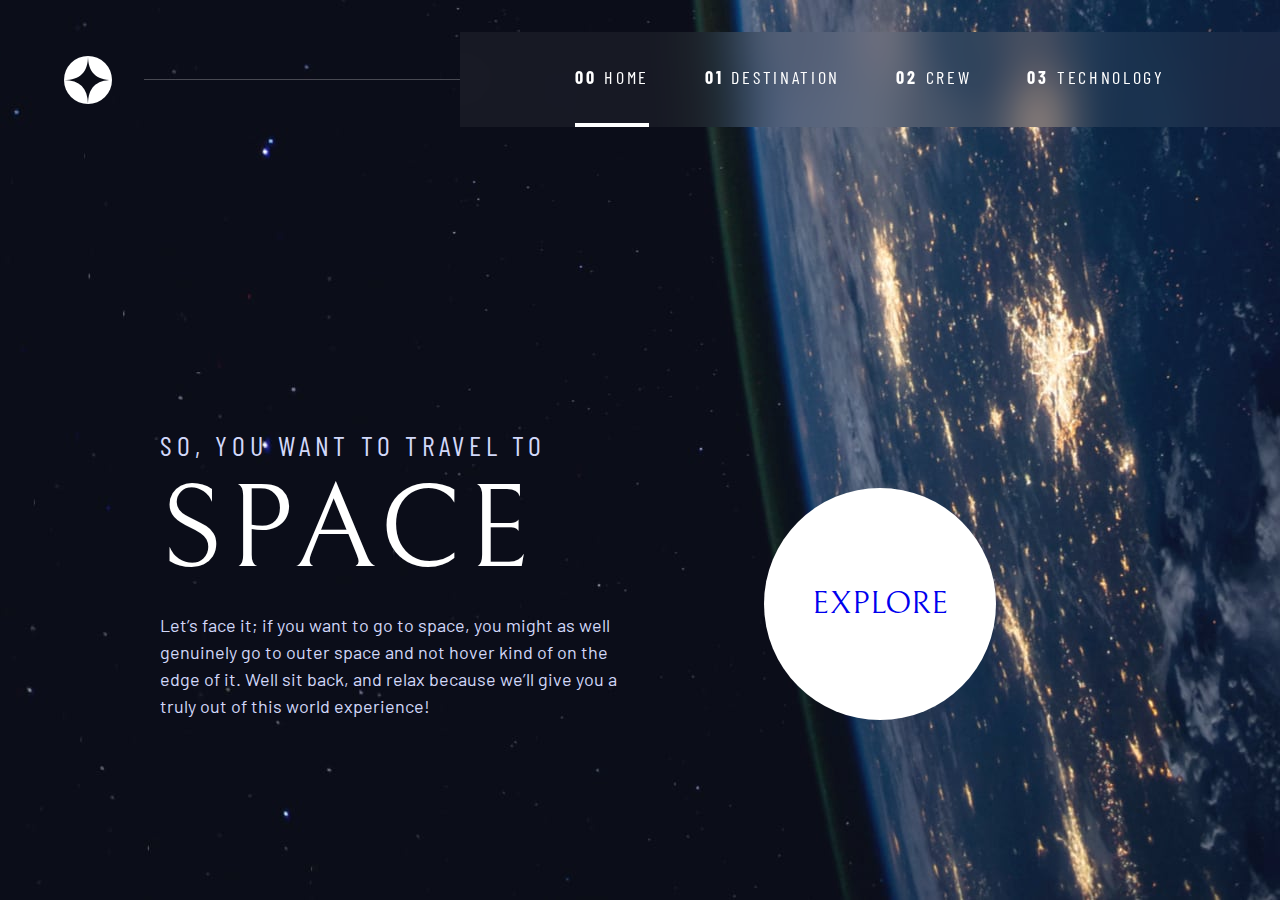
<file: index.html>
<!DOCTYPE html>
<html lang="en">
<head>
  <meta charset="UTF-8">
  <meta http-equiv="X-UA-Compatible" content="IE=edge">
  <meta name="viewport" content="width=device-width, initial-scale=1.0">
  <link rel="icon" type="image/png" sizes="32x32" href="./assets/favicon-32x32.png">
  <link rel="preconnect" href="https://fonts.googleapis.com">
  <link rel="preconnect" href="https://fonts.gstatic.com" crossorigin>
  <link
    href="https://fonts.googleapis.com/css2?family=Barlow+Condensed:wght@400;700&family=Bellefair&family=Barlow:wght@400;700&display=swap"
    rel="stylesheet">
  <title>Space Exploration</title>
  <link rel="stylesheet" href="index.css">
  <script defer src="javascript.js"></script>
</head>
<body class="home">
  <header class="primary-header flex">
    <div>
      <img src="./assets/shared/logo.svg" alt="Logo" class="logo">
    </div>
    <button class="mobile-nav-toggle" aria-controls="navegacion-principal"><span class="sr-only" aria-expanded="false">Menu</span></button>
    <nav>
      <ul id="navegacion-principal" class="navegacion-principal indicador-subrayado flex" data-visible="false">
        <li class="active"><a class="uppercase color-blanco espacio-letras-2 ff-sans-cond"
            href="./index.html"><span>00</span>Home</a></li>
        <li><a class="uppercase color-blanco espacio-letras-2 ff-sans-cond" href="destination.html"><span>01</span>Destination</a></li>
        <li><a class="uppercase color-blanco espacio-letras-2 ff-sans-cond" href="crew.html"><span>02</span>Crew</a></li>
        <li><a class="uppercase color-blanco espacio-letras-2 ff-sans-cond" href="technology.html"><span>03</span>Technology</a></li>
      </ul>
    </nav>
  </header>

    <main class="grid-container grid-container--home">
      <div class="flow">
        <h1 class="ff-sans-cond uppercase fs-500 espacio-letras-1 color-claro">
          So, you want to travel to <span class="d-block ff-serif fs-900 color-blanco">Space</span>
        </h1>
        <p>
          Let’s face it; if you want to go to space, you might as well genuinely go to
          outer space and not hover kind of on the edge of it. Well sit back, and relax
          because we’ll give you a truly out of this world experience!
        </p>
      </div>
      <div>
        <a class="botton-principal fondo-blanco color-oscura uppercase ff-serif" href="./destination.html">Explore</a>
      </div>
    </main>

</body>
</html>
</file>
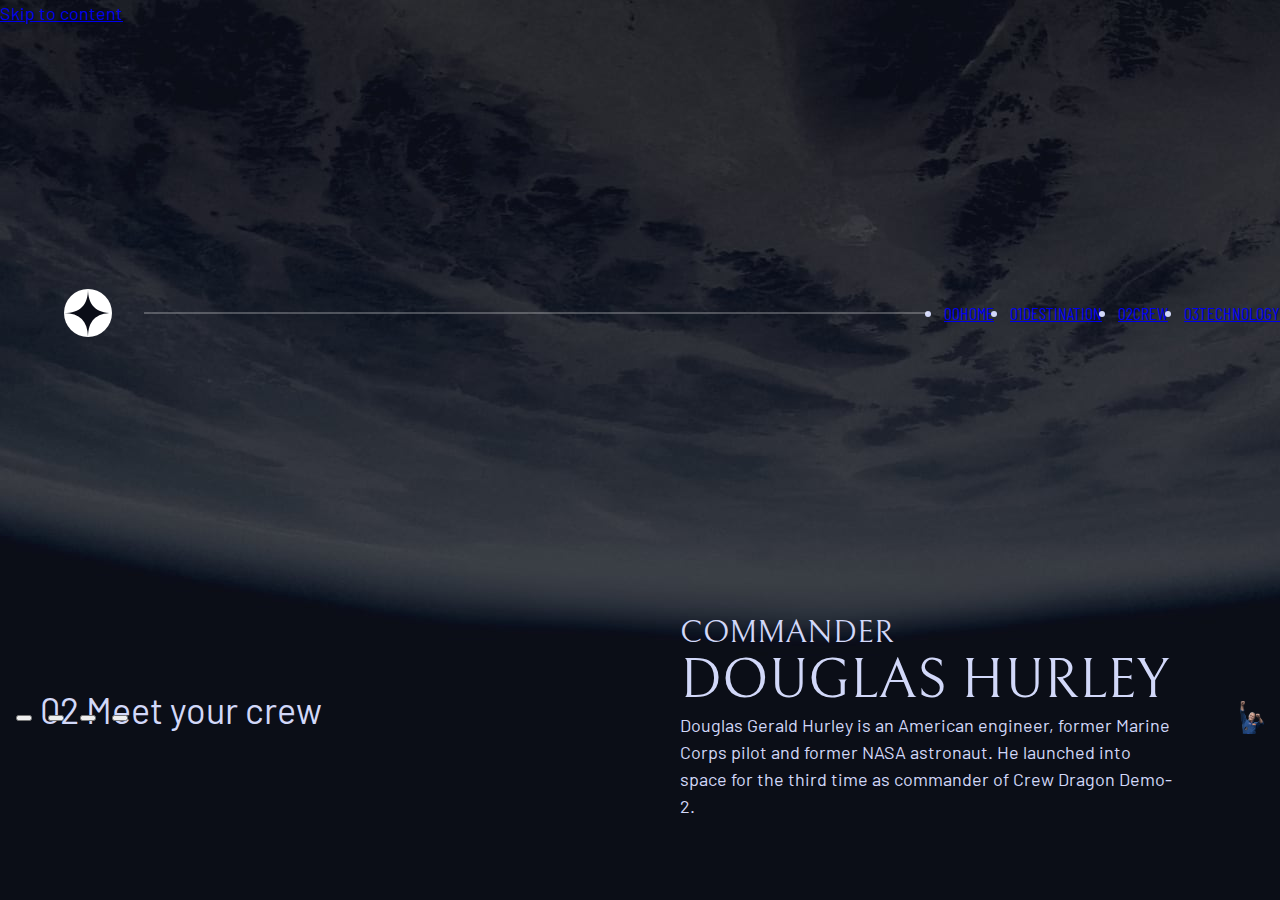
<file: crew-commander.html>
<!DOCTYPE html>
<html lang="en">

<head>
  <meta charset="UTF-8">
  <meta name="viewport" content="width=device-width, initial-scale=1.0">
  <link rel="icon" type="image/png" sizes="32x32" href="./assets/favicon-32x32.png">
  <!-- Google fonts -->
  <link rel="preconnect" href="https://fonts.googleapis.com">
  <link rel="preconnect" href="https://fonts.gstatic.com" crossorigin>
  <link
    href="https://fonts.googleapis.com/css2?family=Barlow+Condensed:wght@400;700&family=Bellefair&family=Barlow:wght@400;700&display=swap"
    rel="stylesheet">
  <!-- Hoja de estilos personalizados -->
  <link rel="stylesheet" href="index.css">
  <title>Frontend Mentor | Space tourism website</title>
  <script defer src="index.js"></script>
</head>

<body class="crew">
  <a class="skip-to-content" href="#main">Skip to content</a>
  <header class="primary-header flex">
    <div>
      <img src="./assets/shared/logo.svg" alt="space tourism logo" class="logo">
    </div>
    <button class="mobile-nav-toggle" aria-controls="primary-navigation"><span class="sr-only"
        aria-expanded="false">Menu</span></button>
    <nav>
      <!-- data-*** son atributos html para el uso por propio desarollador, lo que necesitamo. Aqui, para saber si el menu esta abierto o no en movil -->
      <ul id="primary-navigation" data-visible="false" class="primary-navigation underline-indicators flex">
        <li class="active"><a class="ff-sans-cond uppercase text-white letter-spacing-2" href="index.html"><span
              aria-hidden="true">00</span>Home</a></li>
        <li><a class="ff-sans-cond uppercase text-white letter-spacing-2" href="destination.html"><span
              aria-hidden="true">01</span>Destination</a></li>
        <li><a class="ff-sans-cond uppercase text-white letter-spacing-2" href="crew.html"><span
              aria-hidden="true">02</span>Crew</a></li>
        <li><a class="ff-sans-cond uppercase text-white letter-spacing-2" href="technology.html"><span
              aria-hidden="true">03</span>Technology</a></li>
      </ul>
    </nav>
  </header>

  <main id="main" class="grid-container grid-container--crew flow">
    <h1 class="numbered-title"><span aria-hidden="true">02</span> Meet your crew</h1>
    <div class="dot-indicators flex">
      <button aria-selected="true"><span class="sr-only">The commander</span></button>
      <button aria-selected="false"><span class="sr-only">The mission specialist</span></button>
      <button aria-selected="false"><span class="sr-only">The pilot</span></button>
      <button aria-selected="false"><span class="sr-only">The crew engineer</span></button>
    </div>

    <article class="crew-details">
      <h2 class="fs-600 ff-serif uppercase">Commander</h2>
      <p class="fs-700 uppercase ff-serif">Douglas Hurley</p>
      <p>Douglas Gerald Hurley is an American engineer, former Marine Corps pilot
        and former NASA astronaut. He launched into space for the third time as
        commander of Crew Dragon Demo-2.</p>
    </article>
    <img src="assets/crew/image-douglas-hurley.png" alt="Douglas Hurley">
  </main>

</body>

</html>
</file>
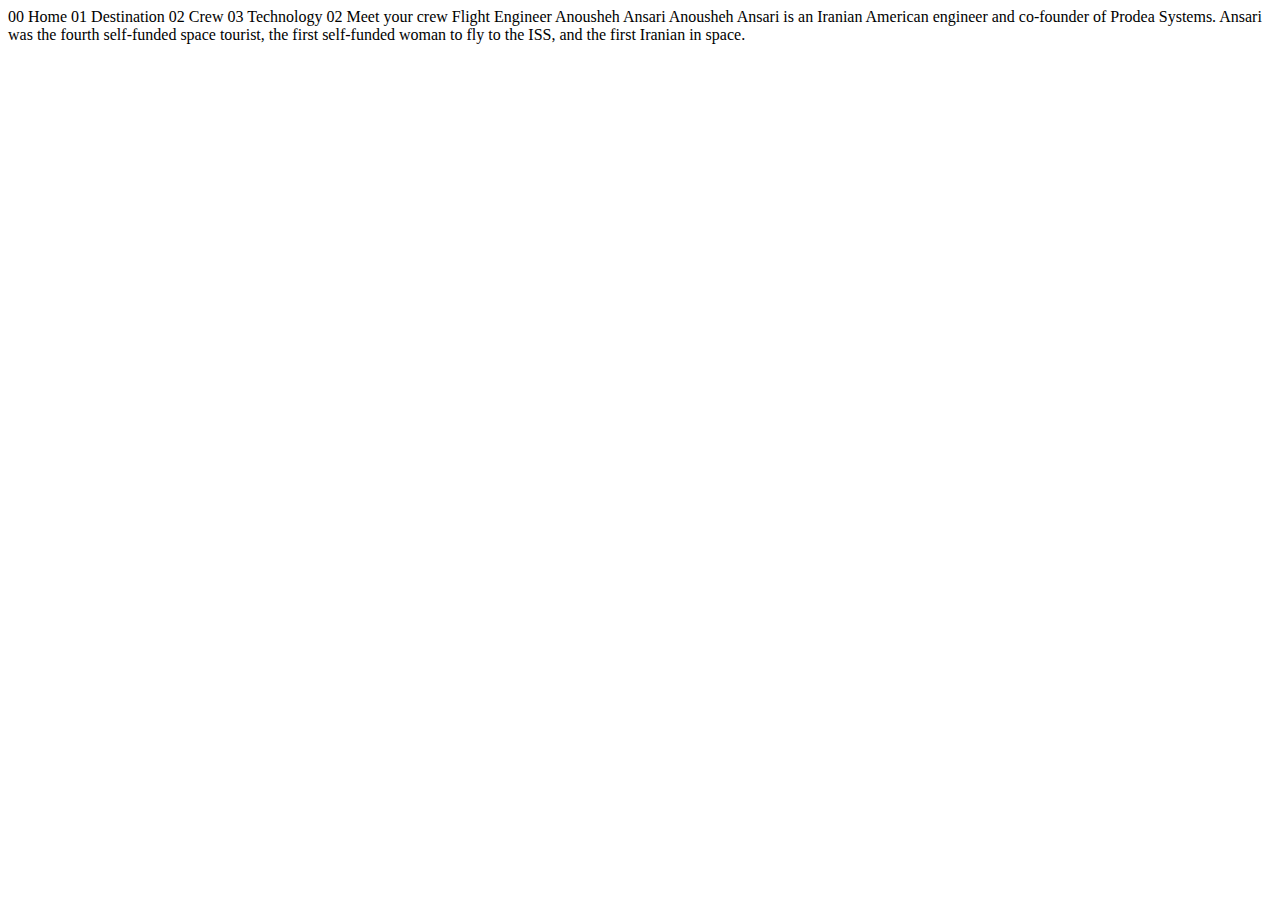
<file: crew-engineer.html>
<!DOCTYPE html>
<html lang="en">
<head>
  <meta charset="UTF-8">
  <meta name="viewport" content="width=device-width, initial-scale=1.0">

  <link rel="icon" type="image/png" sizes="32x32" href="./assets/favicon-32x32.png">
  
  <title>Frontend Mentor | Space tourism website</title>
</head>
<body>

  00 Home
  01 Destination
  02 Crew
  03 Technology

  02 Meet your crew

  Flight Engineer
  Anousheh Ansari

  Anousheh Ansari is an Iranian American engineer and co-founder of Prodea Systems. 
  Ansari was the fourth self-funded space tourist, the first self-funded woman to 
  fly to the ISS, and the first Iranian in space. 
</body>
</html>
</file>
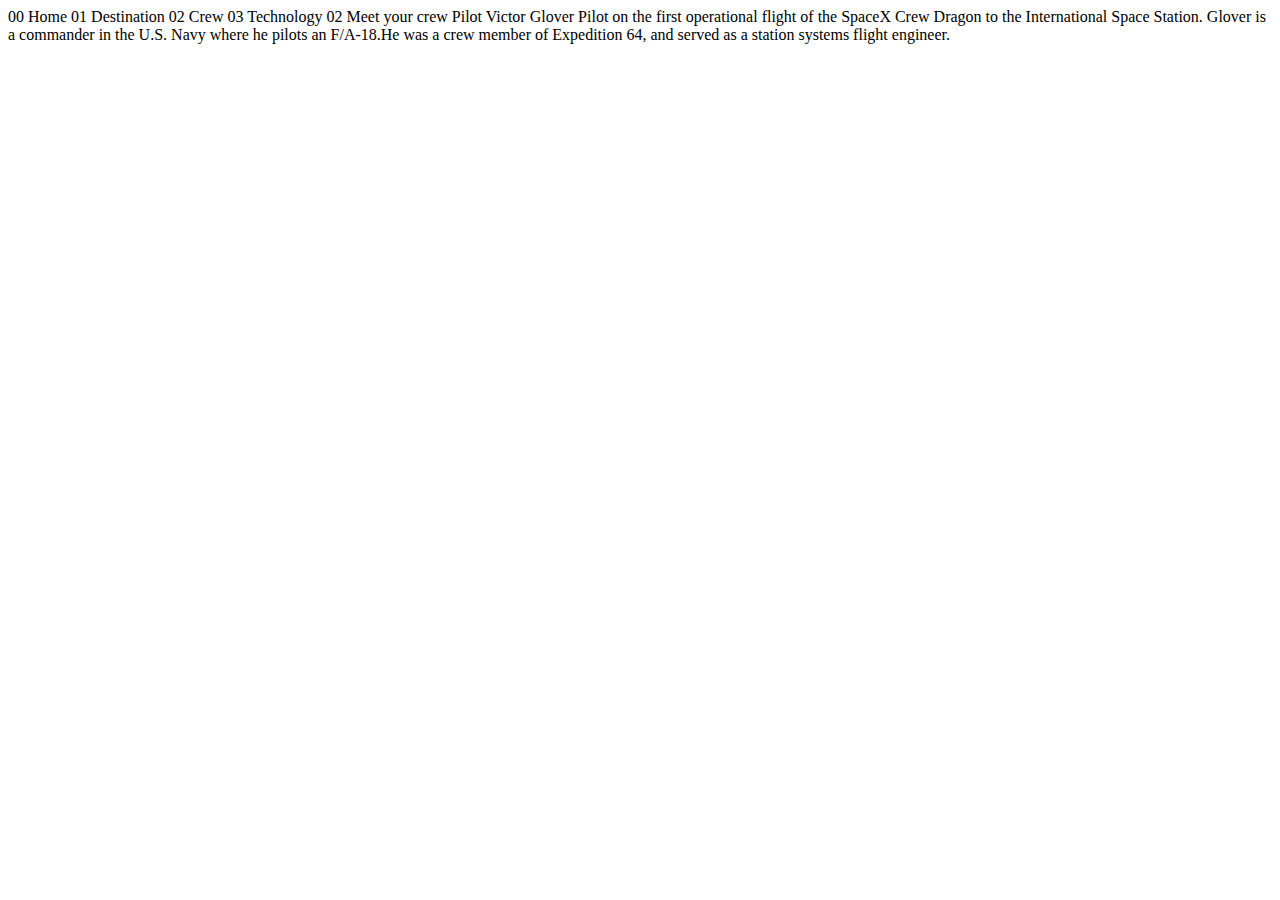
<file: crew-pilot.html>
<!DOCTYPE html>
<html lang="en">
<head>
  <meta charset="UTF-8">
  <meta name="viewport" content="width=device-width, initial-scale=1.0">

  <link rel="icon" type="image/png" sizes="32x32" href="./assets/favicon-32x32.png">
  
  <title>Frontend Mentor | Space tourism website</title>
</head>
<body>

  00 Home
  01 Destination
  02 Crew
  03 Technology

  02 Meet your crew

  Pilot
  Victor Glover

  Pilot on the first operational flight of the SpaceX Crew Dragon to the 
  International Space Station. Glover is a commander in the U.S. Navy where 
  he pilots an F/A-18.He was a crew member of Expedition 64, and served as a 
  station systems flight engineer. 
</body>
</html>
</file>
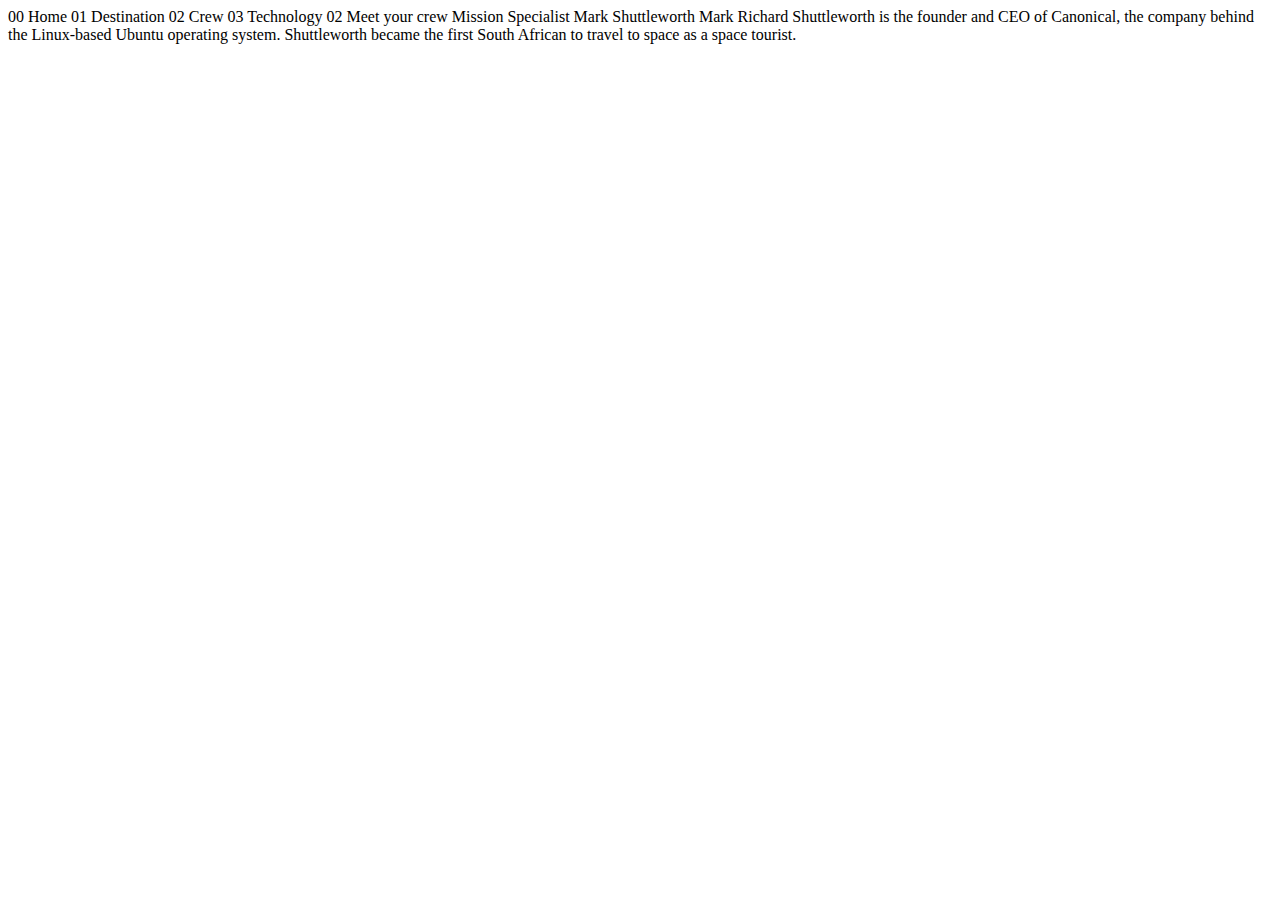
<file: crew-specialist.html>
<!DOCTYPE html>
<html lang="en">
<head>
  <meta charset="UTF-8">
  <meta name="viewport" content="width=device-width, initial-scale=1.0">

  <link rel="icon" type="image/png" sizes="32x32" href="./assets/favicon-32x32.png">
  
  <title>Frontend Mentor | Space tourism website</title>
</head>
<body>

  00 Home
  01 Destination
  02 Crew
  03 Technology

  02 Meet your crew

  Mission Specialist
  Mark Shuttleworth

  Mark Richard Shuttleworth is the founder and CEO of Canonical, the company behind 
  the Linux-based Ubuntu operating system. Shuttleworth became the first South 
  African to travel to space as a space tourist.
</body>
</html>
</file>
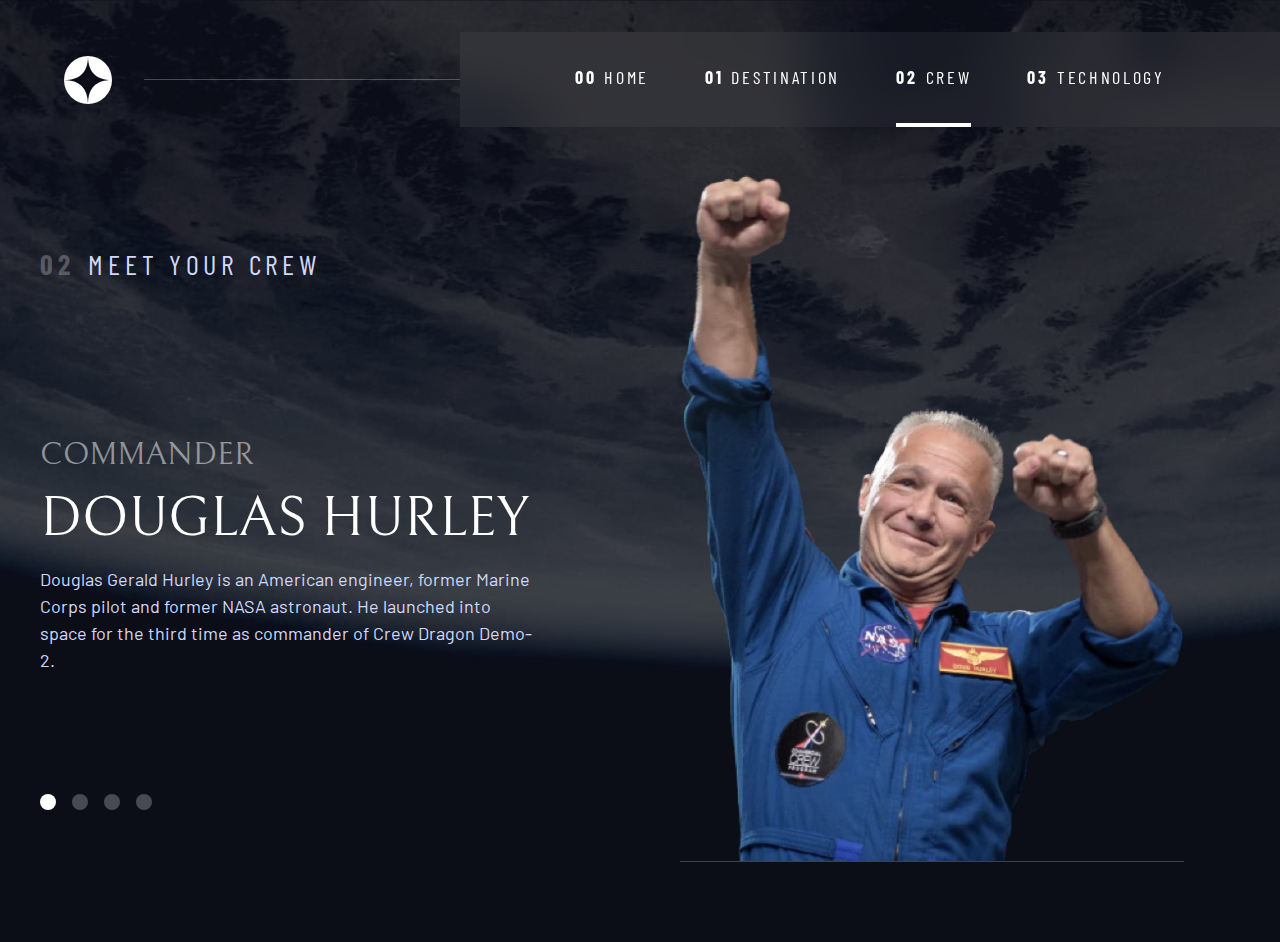
<file: crew.html>
<!DOCTYPE html>
<html lang="en">
<head>
  <meta charset="UTF-8">
  <meta http-equiv="X-UA-Compatible" content="IE=edge">
  <meta name="viewport" content="width=device-width, initial-scale=1.0">
  <link rel="icon" type="image/png" sizes="32x32" href="./assets/favicon-32x32.png">
  <link rel="preconnect" href="https://fonts.googleapis.com">
  <link rel="preconnect" href="https://fonts.gstatic.com" crossorigin>
  <link
    href="https://fonts.googleapis.com/css2?family=Barlow+Condensed:wght@400;700&family=Bellefair&family=Barlow:wght@400;700&display=swap"
    rel="stylesheet">
  <title>Space Exploration - Crew Page</title>
  <link rel="stylesheet" href="index.css">
  <script defer src="./javascript.js"></script>
</head>

<body class="crew">
  <header class="primary-header flex">
    <div>
      <img src="./assets/shared/logo.svg" alt="Logo" class="logo">
    </div>
    <button class="mobile-nav-toggle" aria-controls="navegacion-principal"><span class="sr-only"
        aria-expanded="false">Menu</span></button>
    <nav>
      <ul id="navegacion-principal" class="navegacion-principal indicador-subrayado flex" data-visible="false">
        <li><a class="uppercase color-blanco espacio-letras-2 ff-sans-cond"
            href="./index.html"><span>00</span>Home</a></li>
        <li><a class="uppercase color-blanco espacio-letras-2 ff-sans-cond"
            href="destination.html"><span>01</span>Destination</a></li>
        <li class="active"><a class="uppercase color-blanco espacio-letras-2 ff-sans-cond" href="crew.html"><span>02</span>Crew</a>
        </li>
        <li><a class="uppercase color-blanco espacio-letras-2 ff-sans-cond"
            href="technology.html"><span>03</span>Technology</a></li>
      </ul>
    </nav>
  </header>

  <main id="main" class="grid-container grid-container--crew flow">

    <h1 class="titulo-numerado"><span>02</span>Meet your crew</h1>

    <picture id="articulo--img">
      <source srcset="./assets/crew/image-douglas-hurley.webp" type="image/webp">
      <img src="./assets/crew/image-douglas-hurley.png" alt="Moon">
    </picture>

    <div class="nav-puntos flex" data-page="crew">
      <button data-indice="0" aria-selected="true" role="tab"><span class="sr-only">Slide title</spa-dark text-whiten></button>
      <button data-indice="1" aria-selected="false" role="tab"><span class="sr-only">Slide title</span></button>
      <button data-indice="2" aria-selected="false" role="tab"><span class="sr-only">Slide title</span></button>
      <button data-indice="3" aria-selected="false" role="tab"><span class="sr-only">Slide title</span></button>
    </div>
    
    <article id="articulo" class="crew-info flow">
      <header class="flow flow--space-small">
        <h2 class="fs-600 ff-serif uppercase">Commander</h2>
        <p class="fs-700 uppercase ff-serif color-blanco">Douglas Hurley</p>
      </header>
      <p>Douglas Gerald Hurley is an American engineer, former Marine Corps pilot 
      and former NASA astronaut. He launched into space for the third time as 
      commander of Crew Dragon Demo-2.</p>
    </article>
  </main>

</body>

</html>
</file>
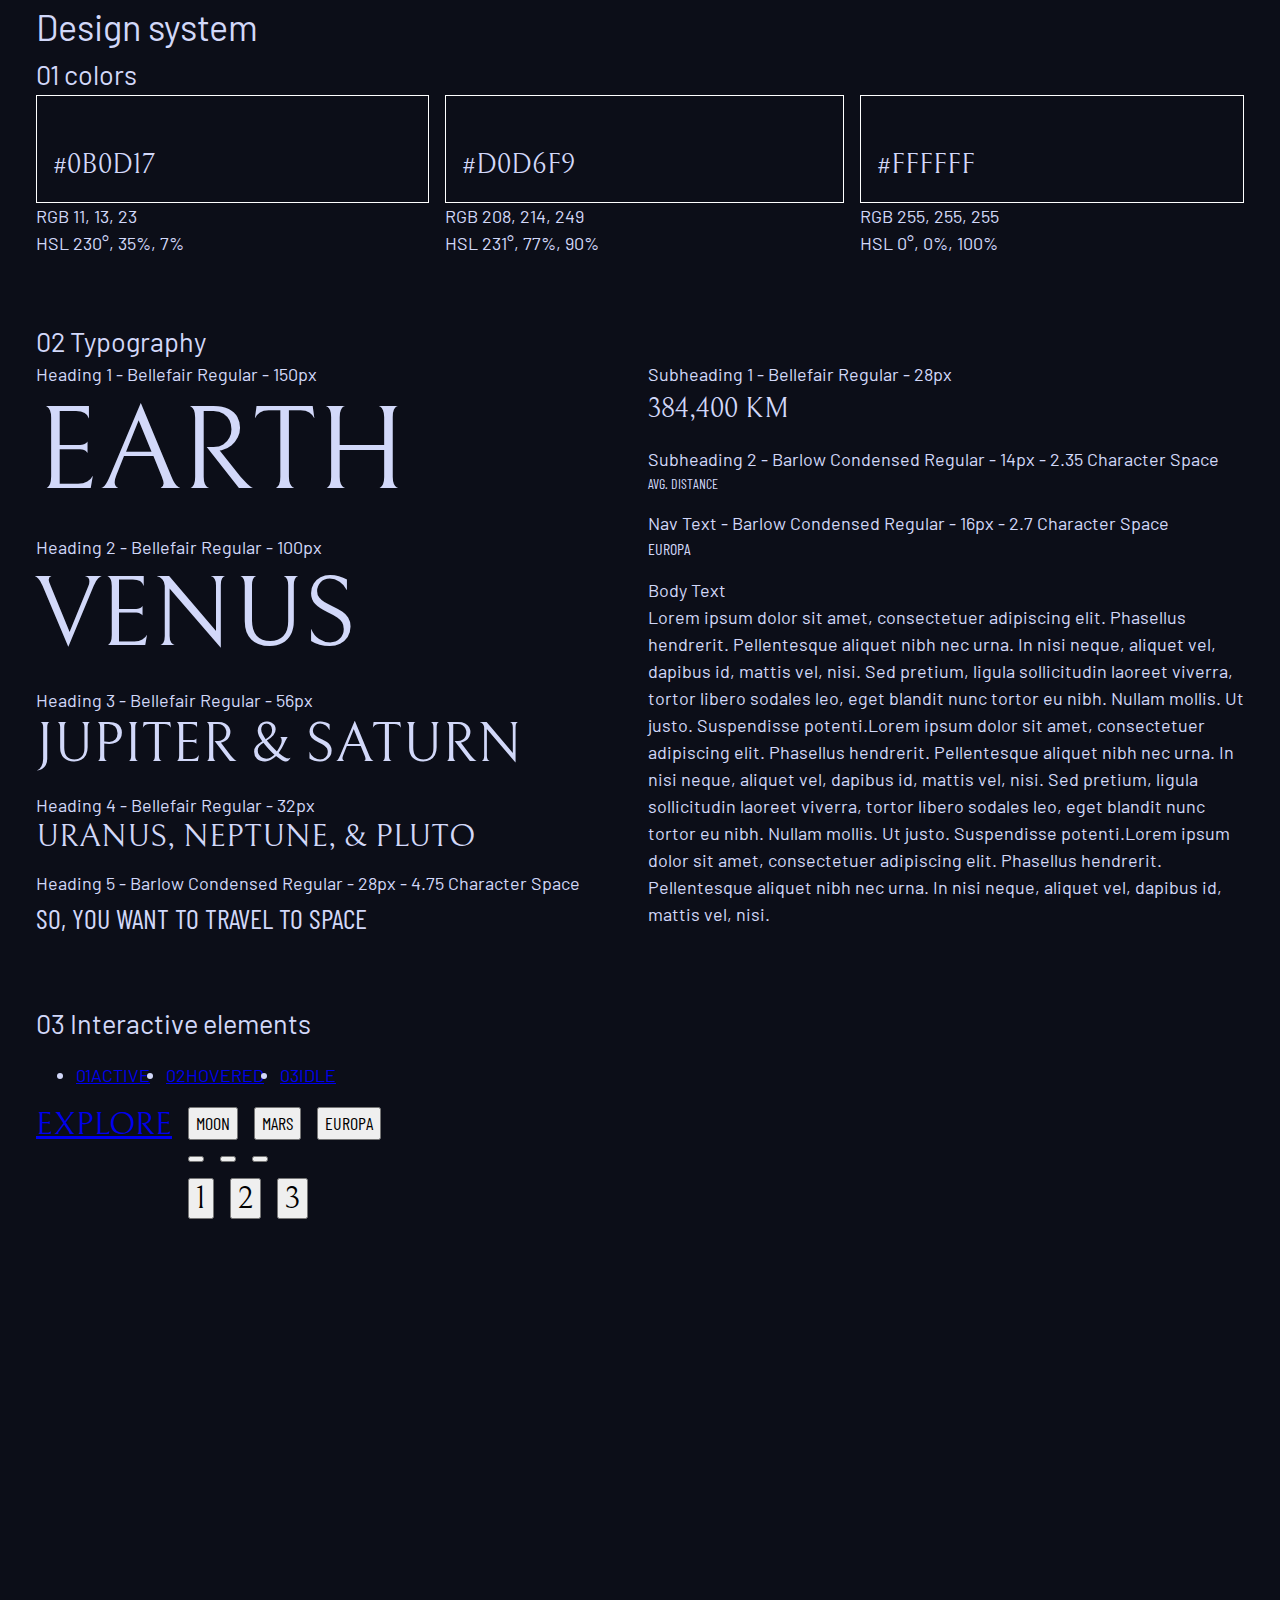
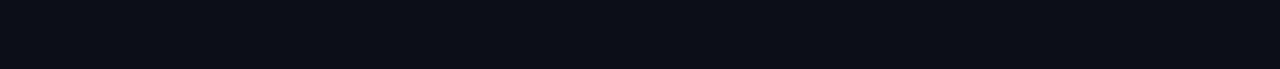
<file: design-system-old.html>
<html>
  <head>
      <title>Design system</title>
      <!-- Google fonts -->
      <link rel="preconnect" href="https://fonts.googleapis.com">
      <link rel="preconnect" href="https://fonts.gstatic.com" crossorigin>
      <link href="https://fonts.googleapis.com/css2?family=Barlow+Condensed:wght@400;700&family=Bellefair&family=Barlow:wght@400;700&display=swap" rel="stylesheet">
      <link rel="stylesheet" href="index.css">
  </head>
  <body class="bg-dark text-white">
    
    <div class="container">
        <h1>Design system</h1>
        
        <section id="colors">
            <h2 class="numbered-title"><span>01</span> colors</h2>
            <div class="flex">
                <div style="flex-grow: 1;">
                    <div class="bg-dark text-white ff-serif fs-500" style="padding: 3rem 1rem 1rem; border: 1px solid white">#0B0D17</div>
                    <p><span class="text-accent">RGB</span> 11, 13, 23</p>
                    <p><span class="text-accent">HSL</span> 230°, 35%, 7%</p>
                </div>
                <div style="flex-grow: 1;">
                    <div class="bg-accent text-dark ff-serif fs-500" style="padding: 3rem 1rem 1rem; border: 1px solid white">#D0D6F9</div>
                    <p><span class="text-accent">RGB</span> 208, 214, 249</p>
                    <p><span class="text-accent">HSL</span> 231°, 77%, 90%</p>
                </div>
                <div style="flex-grow: 1;">
                    <div class="bg-white text-dark ff-serif fs-500" style="padding: 3rem 1rem 1rem; border: 1px solid white;">#FFFFFF</div>
                    <p><span class="text-accent">RGB</span> 255, 255, 255</p>
                    <p><span class="text-accent">HSL</span> 0°, 0%, 100%</p>
                </div>
            </div>
        </section>

        <section id="typography"  style="margin: 4rem 0">
            <h2 class="numbered-title"><span>02 </span>Typography</h2>
            <div class="flex">
                <div class="flow" style="flex-basis: 100%; --flow-space: 4rem">
                    <div> 
                        <p class="text-accent">Heading 1 - Bellefair Regular - 150px</p>
                        <p class="fs-900 uppercase ff-serif">Earth</p>
                    </div>
                    <div> 
                        <p class="text-accent">Heading 2 - Bellefair Regular - 100px</p>
                        <p class="fs-800 uppercase ff-serif">Venus</p>
                    </div>
                    <div> 
                        <p class="text-accent">Heading 3 - Bellefair Regular - 56px</p>
                        <p class="fs-700 uppercase ff-serif">Jupiter & Saturn</p>
                    </div>
                    <div> 
                        <p class="text-accent">Heading 4 - Bellefair Regular - 32px</p>
                        <p class="fs-600 ff-serif uppercase">Uranus, Neptune, & Pluto</p>
                    </div>
                    <div> 
                        <p class="text-accent">Heading 5 - Barlow Condensed Regular - 28px - 4.75 Character Space</p>
                        <p class="fs-500 ff-sans-cond uppercase letter-spacing-1 text-accent">So, you want to travel to space</p>
                    </div>
                
                </div>
                
                <div class="flow" style="flex-basis: 100%; --flow-space: 4rem">
                    <div> 
                        <p class="text-accent">Subheading 1 - Bellefair Regular - 28px</p>
                        <p class="fs-500 ff-serif uppercase">384,400 km</p>
                    </div>
                    <div> 
                        <p class="text-accent">Subheading 2 - Barlow Condensed Regular - 14px - 2.35 Character Space</p>
                        <p class="fs-200 ff-sans-cond letter-spacing-3 uppercase">Avg. Distance</p>
                    </div>
                    <div> 
                        <p class="text-accent">Nav Text - Barlow Condensed Regular - 16px - 2.7 Character Space</p>
                        <p class="fs-300 ff-sans-cond letter-spacing-2 uppercase">Europa</p>
                    </div>
                    <div> 
                        <p class="text-accent">Body Text</p>
                        <p>Lorem ipsum dolor sit amet, consectetuer adipiscing elit. Phasellus hendrerit. Pellentesque aliquet nibh nec urna. In nisi neque, aliquet vel, dapibus id, mattis vel, nisi. Sed pretium, ligula sollicitudin laoreet viverra, tortor libero sodales leo, eget blandit nunc tortor eu nibh. Nullam mollis. Ut justo. Suspendisse potenti.Lorem ipsum dolor sit amet, consectetuer adipiscing elit. Phasellus hendrerit. Pellentesque aliquet nibh nec urna. In nisi neque, aliquet vel, dapibus id, mattis vel, nisi. Sed pretium, ligula sollicitudin laoreet viverra, tortor libero sodales leo, eget blandit nunc tortor eu nibh. Nullam mollis. Ut justo. Suspendisse potenti.Lorem ipsum dolor sit amet, consectetuer adipiscing elit. Phasellus hendrerit. Pellentesque aliquet nibh nec urna. In nisi neque, aliquet vel, dapibus id, mattis vel, nisi. </p>
                    </div>
                </div>
            </div>
        </section>

        <section class="flow" id="interactive-elements">
            <h2 class="numbered-title"><span>03</span> Interactive elements</h2>
            
            <!-- navigation -->
            <div>
                <nav>
                    <ul class="primary-navigation underline-indicators flex">
                        <li class="active"><a class="uppercase text-white letter-spacing-2" href="#"><span>01</span>Active</a></li>
                        <li><a class="uppercase text-white letter-spacing-2" href="#"><span>02</span>Hovered</a></li>
                        <li><a class="uppercase text-white letter-spacing-2" href="#"><span>03</span>Idle</a></li>
                    </ul>
                </nav> 
            </div>
              
            <div class="flex">
                <div>
                    <!-- explore button -->
                    <a href="#" class="large-button uppercase ff-serif fs-600 text-dark bg-white">Explore</a>
                </div>
                
                <div class="flow" style="margin-bottom: 50vh; --flow-space: 4rem">
                    <!-- Tabs -->
                    <div class="tab-list underline-indicators flex">
                        <button aria-selected="true" class="uppercase ff-sans-cond text-accent letter-spacing-2">Moon</button>
                        <button aria-selected="false" class="uppercase ff-sans-cond text-accent letter-spacing-2">Mars</button>
                        <button aria-selected="false" class="uppercase ff-sans-cond text-accent letter-spacing-2">Europa</button>
                    </div>
                    
                    <!-- Dots -->
                    <div class="dot-indicators flex">
                        <button aria-selected="true"><span class="sr-only">Slide title</spa-dark text-whiten></button>
                        <button aria-selected="false"><span class="sr-only">Slide title</span></button>
                        <button aria-selected="false"><span class="sr-only">Slide title</span></button>
                    </div>
                    
                    <!-- Numbers -->

                    <div class="number-indicators flex">
                        <button aria-selected="true" class="ff-serif fs-600 uppercase bg-dark text-white">1</button>
                        <button aria-selected="false" class="ff-serif fs-600 uppercase bg-dark text-white">2</button>
                        <button aria-selected="false" class="ff-serif fs-600 uppercase bg-dark text-white">3</button>
                    </div>

                </div>
            </div>
            
        </section>
    </div>
    
    <script src="index.js"></script>
  </body>
</html>
</file>
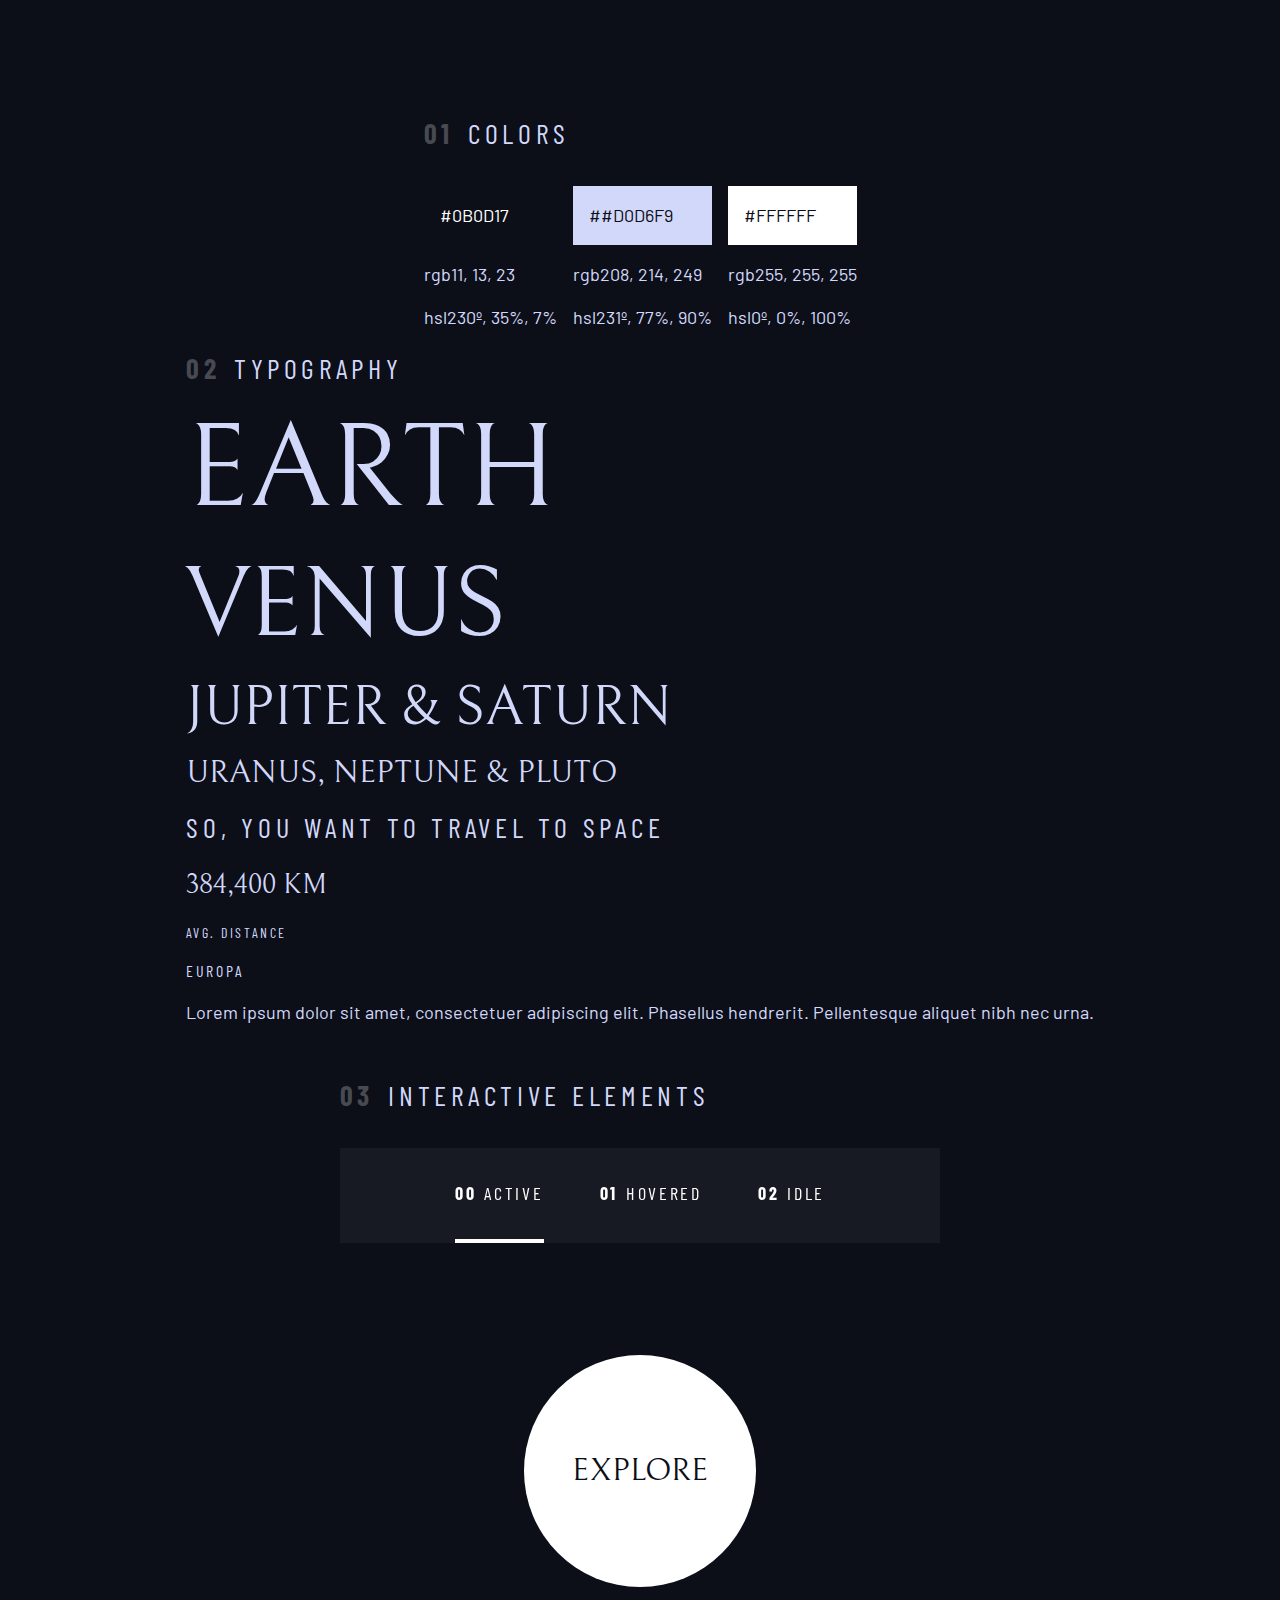
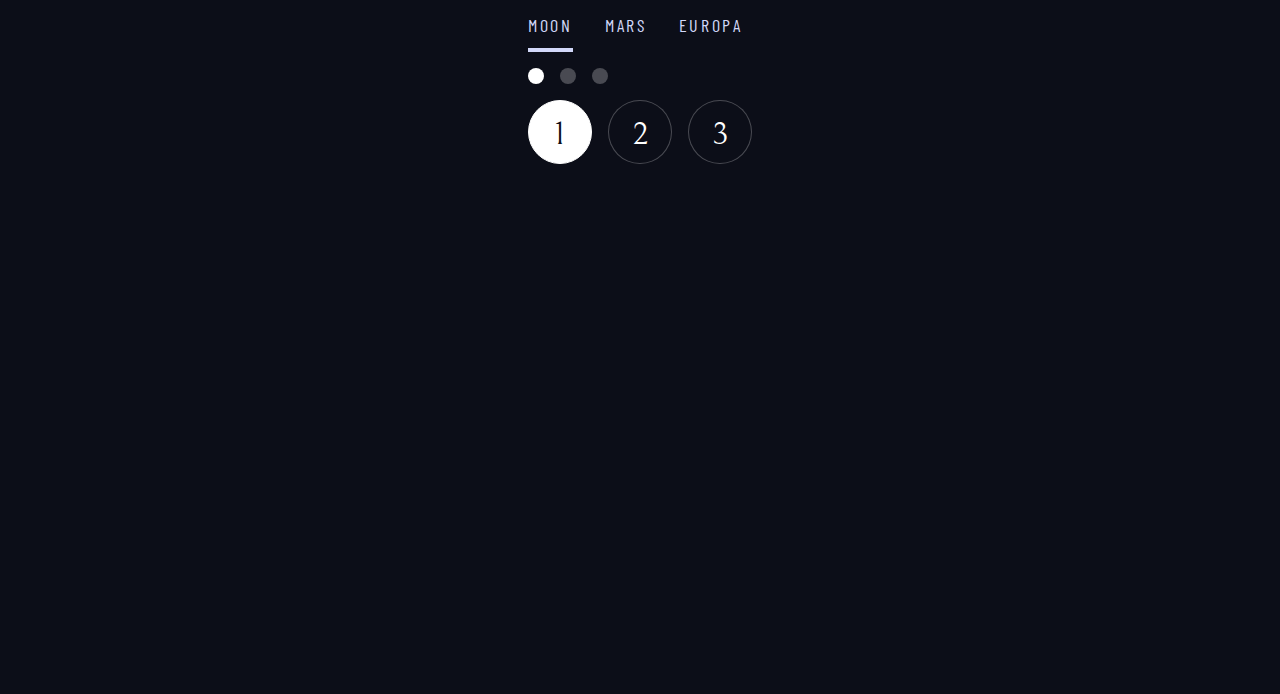
<file: design-system.html>
<!DOCTYPE html>
<html lang="en">

<head>
  <meta charset="UTF-8">
  <meta http-equiv="X-UA-Compatible" content="IE=edge">
  <meta name="viewport" content="width=device-width, initial-scale=1.0">
  <link rel="preconnect" href="https://fonts.googleapis.com">
  <link rel="preconnect" href="https://fonts.gstatic.com" crossorigin>
  <link
    href="https://fonts.googleapis.com/css2?family=Barlow+Condensed:wght@400;700&family=Bellefair&family=Barlow:wght@400;700&display=swap"
    rel="stylesheet">
  <title>Design System Page</title>
  <link rel="stylesheet" href="index.css">
  <style>
    body {
      padding-block: 5rem;
    }
  </style>
</head>

<body class="flow">

  <div class="container">
    <h2 class="titulo-numerado"><span>01</span>Colors</h2>
    <div class="flex">

      <div class="flow">
        <div style="border: 1px solid greyz;" class="fondo-oscuro">
          <p class="color-blanco" style="padding: 1rem;">#0B0D17</p>
        </div>
        <p><span>rgb</span>11, 13, 23</p>
        <p><span>hsl</span>230º, 35%, 7%</p>
      </div>

      <div class="flow">
        <div class="fondo-claro">
          <p class="color-oscuro" style="padding: 1rem;">##D0D6F9</p>
        </div>
        <p><span>rgb</span>208, 214, 249</p>
        <p><span>hsl</span>231º, 77%, 90%</p>
      </div>

      <div class="flow">
        <div class="fondo-blanco">
          <p class="color-oscuro" style="padding: 1rem;">#FFFFFF</p>
        </div>
        <p><span>rgb</span>255, 255, 255</p>
        <p><span>hsl</span>0º, 0%, 100%</p>
      </div>

    </div>
  </div>

  <div class="container flow">
    <hs class="titulo-numerado"><span>02</span>Typography</hs>
    <p class="ff-serif fs-900 uppercase">Earth</p>
    <p class="ff-serif fs-800 uppercase">Venus</p>
    <p class="ff-serif fs-700 uppercase">Jupiter & Saturn</p>
    <p class="ff-serif fs-600 uppercase">Uranus, Neptune & Pluto</p>
    <p class="ff-sans-cond fs-500 espacio-letras-1 uppercase">So, you want to travel to space</p>
    <p class="ff-serif fs-500 uppercase">384,400 km</p>
    <p class="ff-sans-cond fs-200 uppercase espacio-letras-3">Avg. distance</p>
    <p class="ff-sans-cond fs-300 uppercase espacio-letras-2">Europa</p>
    <p>Lorem ipsum dolor sit amet, consectetuer adipiscing elit. Phasellus hendrerit. Pellentesque aliquet nibh nec
      urna. </p>
  </div>

  <div class="container flow">
  
    <h2 class="titulo-numerado"><span>03</span>Interactive Elements</h2>

    <!-- Navegacion principal -->
    <div>
      <nav>
        <ul class="navegacion-principal indicador-subrayado flex">
          <li class="active"><a class="uppercase color-blanco espacio-letras-2 ff-sans-cond"
              href="#"><span>00</span>Active</a></li>
          <li><a class="uppercase color-blanco espacio-letras-2 ff-sans-cond" href="#"><span>01</span>Hovered</a></li>
          <li><a class="uppercase color-blanco espacio-letras-2 ff-sans-cond" href="#"><span>02</span>Idle</a></li>
        </ul>
      </nav>
    </div>
  </div>
<!--  Botton enorme  -->
  <div style="margin-top: 5rem;" class="container flow">
      <a href="#" class="botton-principal ff-serif fs-600 uppercase color-oscuro fondo-blanco">Explore</a>
  </div>

  <div class="container flow" style="margin-bottom: 50vh; --flow-space: 4rem">
    <!-- Pestañas -->
    <div class="nav-tabs indicador-subrayado flex">
        <button aria-selected="true" class="uppercase ff-sans-cond color-claro espacio-letras-2">Moon</button>
        <button aria-selected="false" class="uppercase ff-sans-cond color-claro espacio-letras-2">Mars</button>
        <button aria-selected="false" class="uppercase ff-sans-cond color-claro espacio-letras-2">Europa</button>
    </div>
    
    <!-- Puntos -->
    <div class="nav-puntos flex">
        <button aria-selected="true"><span class="sr-only">Slide title</spa-dark text-whiten></button>
        <button aria-selected="false"><span class="sr-only">Slide title</span></button>
        <button aria-selected="false"><span class="sr-only">Slide title</span></button>
    </div>
    
    <!-- Numeros -->

    <div class="nav-numeros flex">
        <button aria-selected="true" class="ff-serif fs-600 uppercase fondo-oscuro color-blanco">1</button>
        <button aria-selected="false" class="ff-serif fs-600 uppercase fondo-oscuro color-blanco">2</button>
        <button aria-selected="false" class="ff-serif fs-600 uppercase fondo-oscuro color-blanco">3</button>
    </div>

</div>

</body>

</html>
</file>
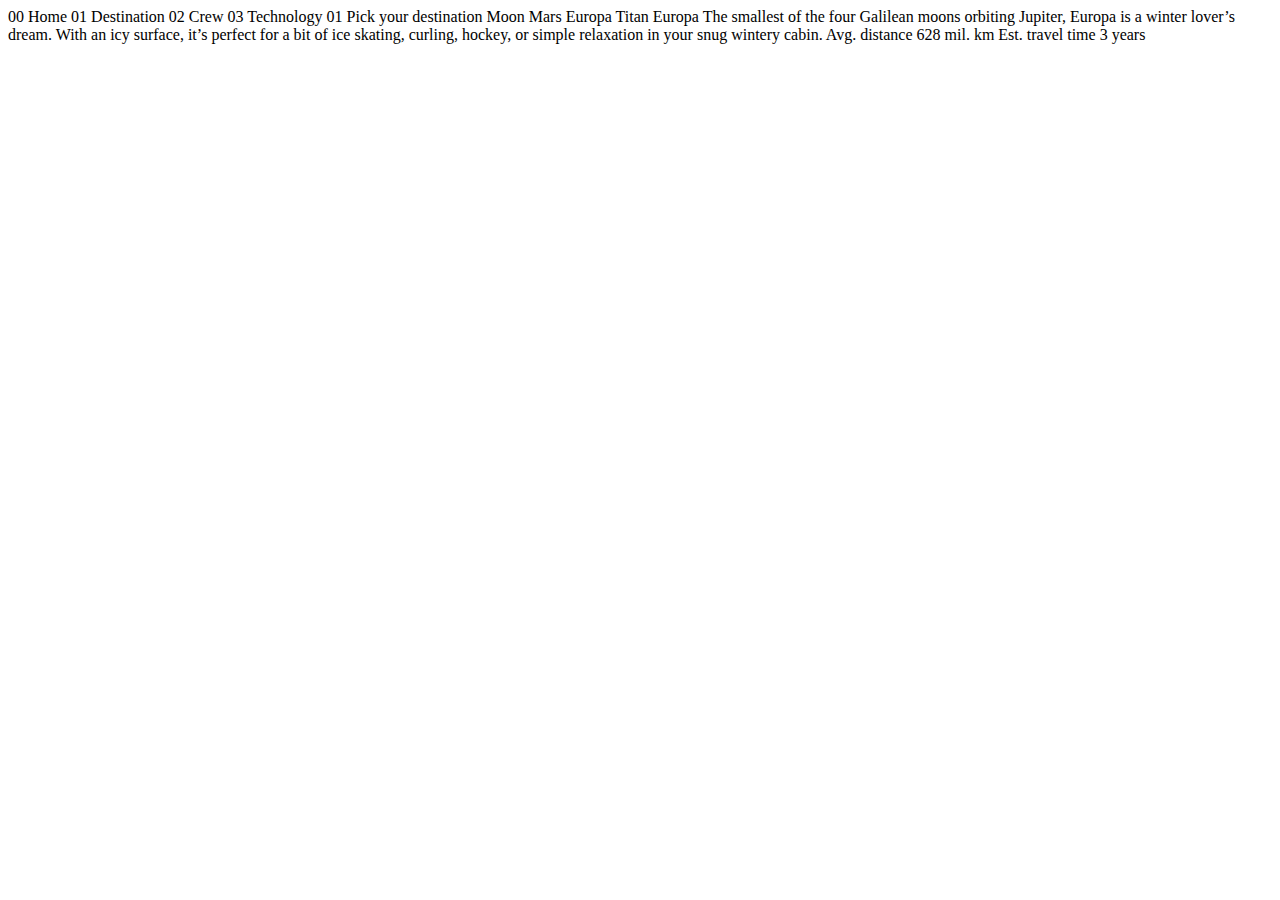
<file: destination-europa.html>
<!DOCTYPE html>
<html lang="en">
<head>
  <meta charset="UTF-8">
  <meta name="viewport" content="width=device-width, initial-scale=1.0">

  <link rel="icon" type="image/png" sizes="32x32" href="./assets/favicon-32x32.png">
  
  <title>Frontend Mentor | Space tourism website</title>
</head>
<body>

  00 Home
  01 Destination
  02 Crew
  03 Technology

  01 Pick your destination

  Moon
  Mars
  Europa
  Titan

  Europa

  The smallest of the four Galilean moons orbiting Jupiter, Europa is a 
  winter lover’s dream. With an icy surface, it’s perfect for a bit of 
  ice skating, curling, hockey, or simple relaxation in your snug 
  wintery cabin.

  Avg. distance
  628 mil. km

  Est. travel time
  3 years
</body>
</html>
</file>
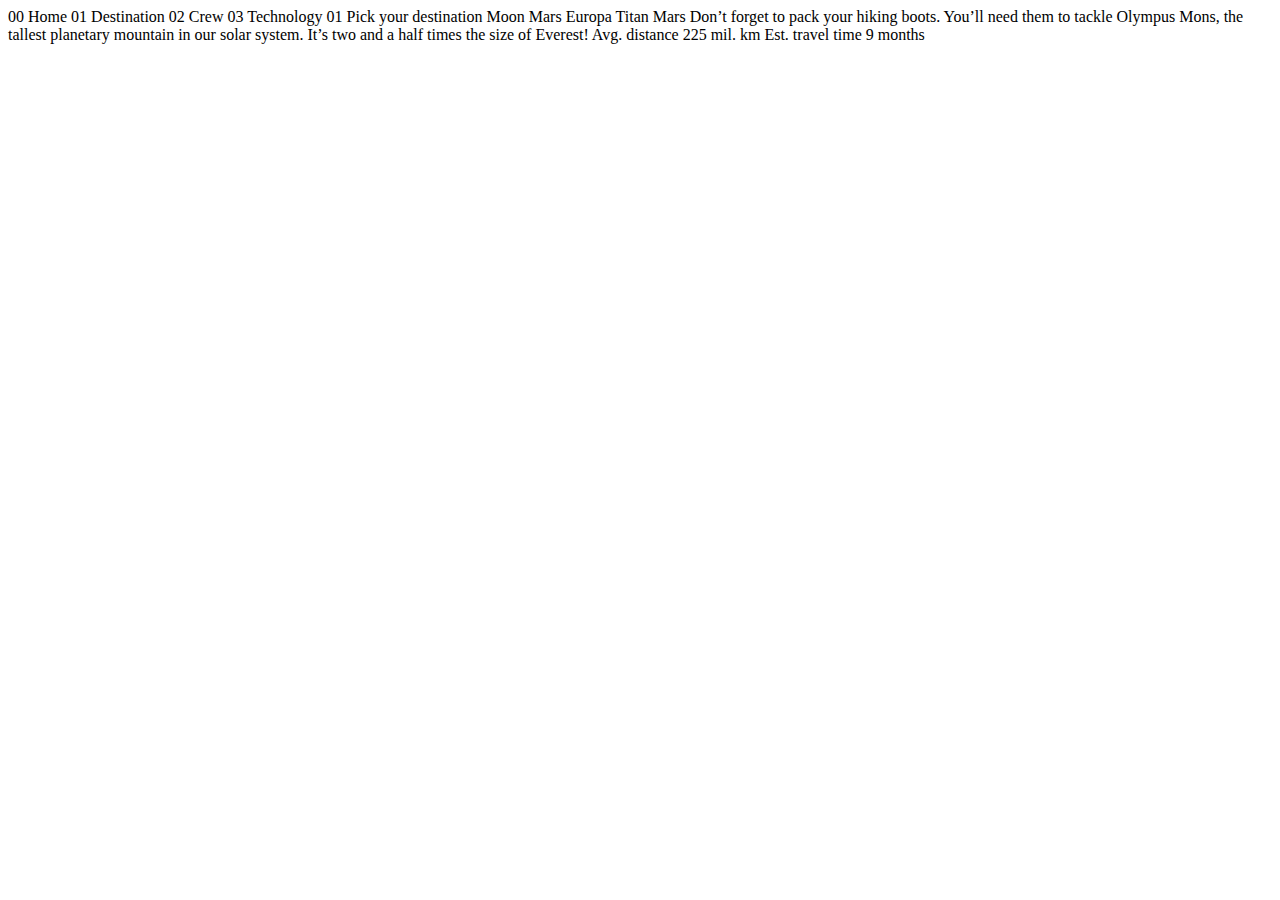
<file: destination-mars.html>
<!DOCTYPE html>
<html lang="en">
<head>
  <meta charset="UTF-8">
  <meta name="viewport" content="width=device-width, initial-scale=1.0">

  <link rel="icon" type="image/png" sizes="32x32" href="./assets/favicon-32x32.png">
  
  <title>Frontend Mentor | Space tourism website</title>
</head>
<body>

  00 Home
  01 Destination
  02 Crew
  03 Technology

  01 Pick your destination

  Moon
  Mars
  Europa
  Titan

  Mars

  Don’t forget to pack your hiking boots. You’ll need them to tackle Olympus Mons, 
  the tallest planetary mountain in our solar system. It’s two and a half times 
  the size of Everest!

  Avg. distance
  225 mil. km

  Est. travel time
  9 months
</body>
</html>
</file>
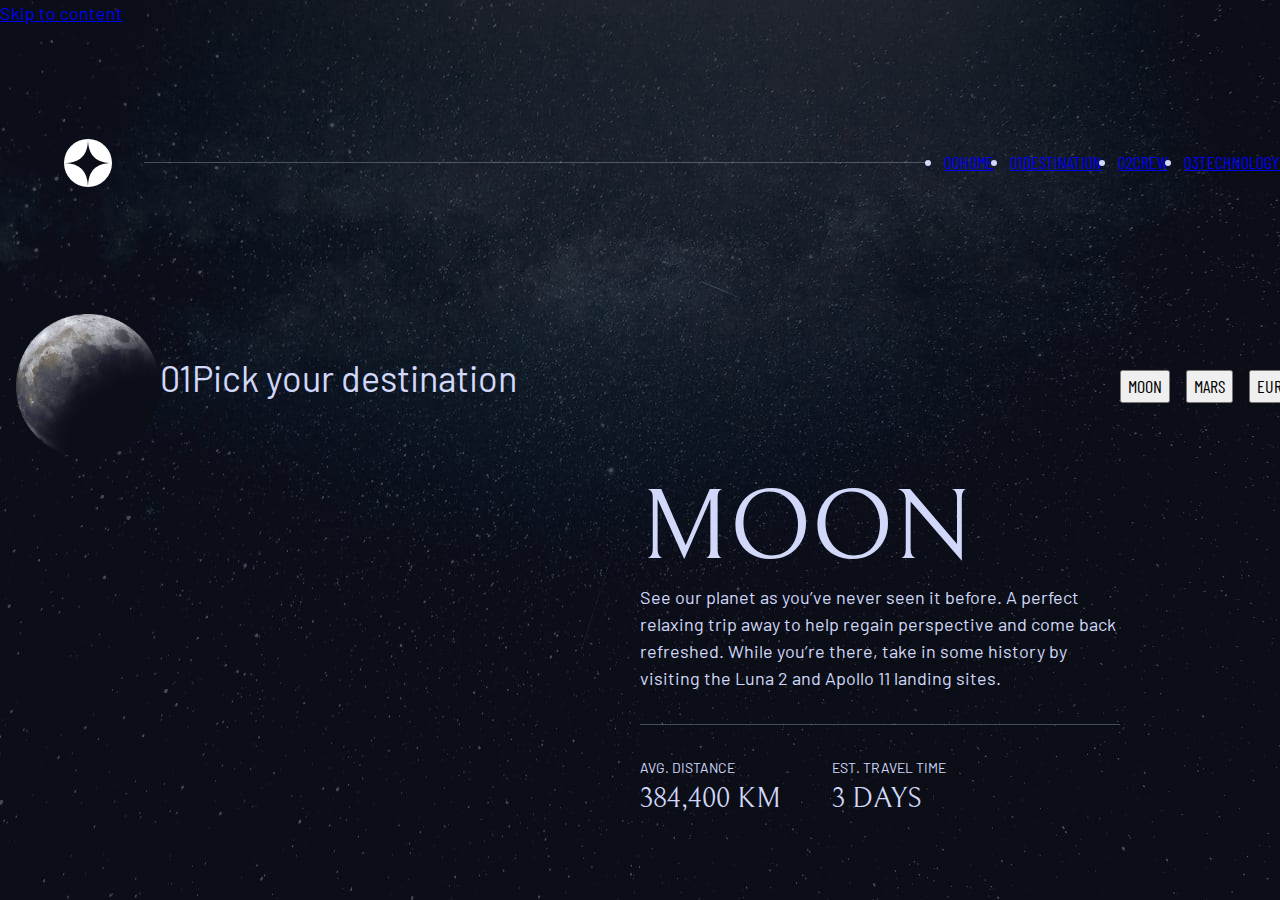
<file: destination-moon.html>
<!DOCTYPE html>
<html lang="en">

<head>
  <meta charset="UTF-8">
  <meta name="viewport" content="width=device-width, initial-scale=1.0">
  <link rel="icon" type="image/png" sizes="32x32" href="./assets/favicon-32x32.png">
  <!-- Google fonts -->
  <link rel="preconnect" href="https://fonts.googleapis.com">
  <link rel="preconnect" href="https://fonts.gstatic.com" crossorigin>
  <link
    href="https://fonts.googleapis.com/css2?family=Barlow+Condensed:wght@400;700&family=Bellefair&family=Barlow:wght@400;700&display=swap"
    rel="stylesheet">
  <!-- Hoja de estilos personalizados -->
  <link rel="stylesheet" href="index.css">
  <title>Frontend Mentor | Space tourism website</title>
  <script defer src="index.js"></script>
</head>

<body class="destination">
  <a class="skip-to-content" href="#main">Skip to content</a>
  <header class="primary-header flex">
    <div>
      <img src="./assets/shared/logo.svg" alt="space tourism logo" class="logo">
    </div>
    <button class="mobile-nav-toggle" aria-controls="primary-navigation"><span class="sr-only" aria-expanded="false">Menu</span></button>
    <nav>
      <!-- data-*** son atributos html para el uso por propio desarollador, lo que necesitamo. Aqui, para saber si el menu esta abierto o no en movil -->
      <ul id="primary-navigation" data-visible="false" class="primary-navigation underline-indicators flex">
        <li class="active"><a class="ff-sans-cond uppercase text-white letter-spacing-2"
            href="index.html"><span aria-hidden="true">00</span>Home</a></li>
        <li><a class="ff-sans-cond uppercase text-white letter-spacing-2" href="destination.html"><span aria-hidden="true">01</span>Destination</a></li>
        <li><a class="ff-sans-cond uppercase text-white letter-spacing-2" href="crew.html"><span aria-hidden="true">02</span>Crew</a></li>
        <li><a class="ff-sans-cond uppercase text-white letter-spacing-2" href="technology.html"><span aria-hidden="true">03</span>Technology</a></li>
      </ul>
    </nav>
  </header>
  <main id="main" class="grid-container grid-container--destination flow">
    <h1 class="numbered-title"><span aria-hidden="true">01</span>Pick your destination</h1>
  
    <img src="./assets/destination/image-moon.png" alt="the moon">

    <div class="tab-list underline-indicators flex">
      <button aria-selected="true" class="uppercase ff-sans-cond text-accent bg-dark letter-spacing-2">Moon</button>
      <button aria-selected="false" class="uppercase ff-sans-cond text-accent bg-dark letter-spacing-2">Mars</button>
      <button aria-selected="false" class="uppercase ff-sans-cond text-accent bg-dark letter-spacing-2">Europa</button>
      <button aria-selected="false" class="uppercase ff-sans-cond text-accent bg-dark letter-spacing-2">Titan</button>
    </div>
    
    <article class="destination-info">
      <h2 class="fs-800 uppercase ff-serif">Moon</h2>
    
      <p>See our planet as you’ve never seen it before. A perfect relaxing trip away to help 
        regain perspective and come back refreshed. While you’re there, take in some history 
        by visiting the Luna 2 and Apollo 11 landing sites.
      </p>
      
      <div class="destination-meta flex">
        <div>
          <h3 class="text-accent fs-200 uppercase">Avg. distance</h3>
          <p class="fs-500 ff-serif uppercase">384,400 km</p>
        </div>
        <div>
          <h3 class="text-accent fs-200 uppercase">Est. travel time</h3>
          <p class="fs-500 ff-serif uppercase">3 days</p>
        </div>  
      </div>

    </article>
  </main>

</body>
</html>
</file>
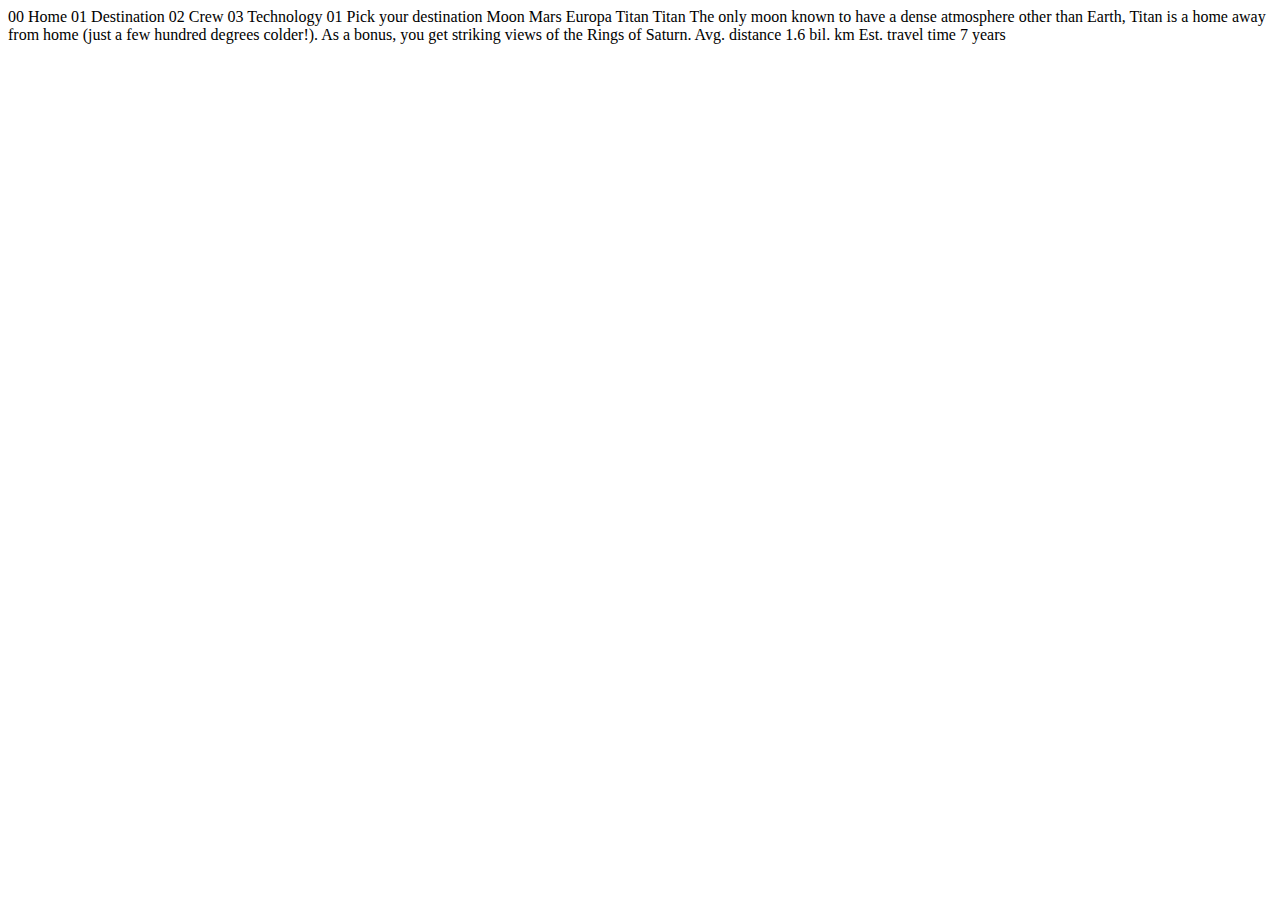
<file: destination-titan.html>
<!DOCTYPE html>
<html lang="en">
<head>
  <meta charset="UTF-8">
  <meta name="viewport" content="width=device-width, initial-scale=1.0">

  <link rel="icon" type="image/png" sizes="32x32" href="./assets/favicon-32x32.png">
  
  <title>Frontend Mentor | Space tourism website</title>
</head>
<body>

  00 Home
  01 Destination
  02 Crew
  03 Technology

  01 Pick your destination

  Moon
  Mars
  Europa
  Titan

  Titan

  The only moon known to have a dense atmosphere other than Earth, Titan 
  is a home away from home (just a few hundred degrees colder!). As a 
  bonus, you get striking views of the Rings of Saturn.

  Avg. distance
  1.6 bil. km

  Est. travel time
  7 years
</body>
</html>
</file>
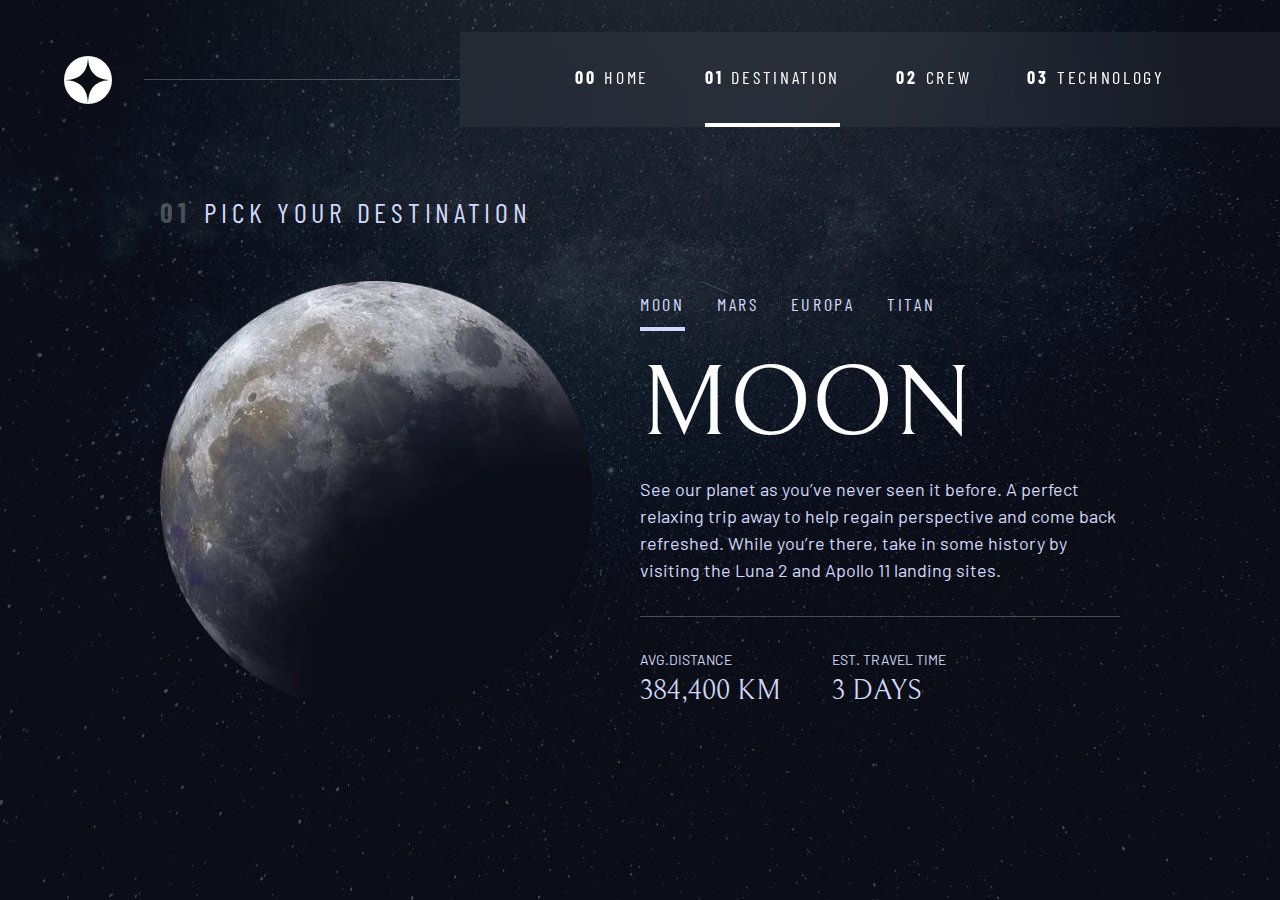
<file: destination.html>
<!DOCTYPE html>
<html lang="en">

<head>
  <meta charset="UTF-8">
  <meta http-equiv="X-UA-Compatible" content="IE=edge">
  <meta name="viewport" content="width=device-width, initial-scale=1.0">
  <link rel="icon" type="image/png" sizes="32x32" href="./assets/favicon-32x32.png">
  <link rel="preconnect" href="https://fonts.googleapis.com">
  <link rel="preconnect" href="https://fonts.gstatic.com" crossorigin>
  <link
    href="https://fonts.googleapis.com/css2?family=Barlow+Condensed:wght@400;700&family=Bellefair&family=Barlow:wght@400;700&display=swap"
    rel="stylesheet">
  <title>Space Exploration - Destination PAge</title>
  <link rel="stylesheet" href="index.css">
  <script defer src="./javascript.js"></script>
</head>

<body class="destination">
  <header class="primary-header flex">
    <div>
      <img src="./assets/shared/logo.svg" alt="Logo" class="logo">
    </div>
    <button class="mobile-nav-toggle" aria-controls="navegacion-principal"><span class="sr-only"
        aria-expanded="false">Menu</span></button>
    <nav>
      <ul id="navegacion-principal" class="navegacion-principal indicador-subrayado flex" data-visible="false">
        <li><a class="uppercase color-blanco espacio-letras-2 ff-sans-cond"
            href="./index.html"><span>00</span>Home</a></li>
        <li class="active"><a class="uppercase color-blanco espacio-letras-2 ff-sans-cond"
            href="destination.html"><span>01</span>Destination</a></li>
        <li><a class="uppercase color-blanco espacio-letras-2 ff-sans-cond" href="crew.html"><span>02</span>Crew</a>
        </li>
        <li><a class="uppercase color-blanco espacio-letras-2 ff-sans-cond"
            href="technology.html"><span>03</span>Technology</a></li>
      </ul>
    </nav>
  </header>

  <main id="main" class="grid-container grid-container--destination flow">

    <h1 class="titulo-numerado"><span>01</span>Pick your destination</h1>

    <picture id="articulo--img">
      <source srcset="./assets/destination/image-moon.webp" type="image/webp">
      <img src="./assets/destination/image-moon.png" alt="Moon">
    </picture>

    <div id="nav-tabs" class="nav-tabs indicador-subrayado flex" data-page="destinations">
      <button data-indice="0" aria-selected="true" role="tab" class="uppercase ff-sans-cond color-claro espacio-letras-2">Moon</button>
      <button data-indice="1" aria-selected="false" role="tab" class="uppercase ff-sans-cond color-claro espacio-letras-2">Mars</button>
      <button data-indice="2" aria-selected="false" role="tab" class="uppercase ff-sans-cond color-claro espacio-letras-2">Europa</button>
      <button data-indice="3" aria-selected="false" role="tab" class="uppercase ff-sans-cond color-claro espacio-letras-2">Titan</button>
    </div>
    
    <article id="articulo" class="destination-info flow">
      <h2 class="ff-serif fs-800 uppercase color-blanco">Moon</h2>
      <p>See our planet as you’ve never seen it before. A perfect relaxing trip away to help 
        regain perspective and come back refreshed. While you’re there, take in some history 
        by visiting the Luna 2 and Apollo 11 landing sites.
      </p>
      <div class="destination-meta flex">
        <div>
          <h3 class="color-claro fs-200 uppercase">Avg.distance</h3>
          <p class="ff-serif uppercase">384,400 km</p>
        </div>
        <div>
          <h3 class="color-claro fs-200 uppercase">Est. travel time</h3>
          <p class="ff-serif uppercase">3 days</p>
        </div>
      </div>
    </article>
  </main>

</body>

</html>
</file>
<file: index.css>
/* -------------------------------------------------------------------- */
/*        CUSTOM PROPERTIES                                             */
/* -------------------------------------------------------------------- */

:root {
  --color-oscuro: 230 35% 7%;
  --color-claro: 231 77% 90%;
  --color-blanco: 0 0% 100%;

  /* font-sizes */
  /* clamp() en este caso sirve para establecer --fs-900 en la manera flexible dependiendo de la anchura de la ventana del navegador. El primer numero es tamaño minimo, el ultimo es el tamaño maximo. Y en el medio es la parte flexible */
  --fs-900: clamp(6rem, 8vw + 1rem, 9.375rem);
  /* --fs-900: 9.375rem; */
  --fs-800: 3.5rem;
  --fs-700: 1.5rem;
  --fs-600: 1rem;
  --fs-500: 1rem;
  --fs-400: 0.9375rem;
  --fs-300: 1rem;
  --fs-200: 0.875rem;

  /* font-families */
  --ff-serif: "Bellefair", serif;
  --ff-sans-cond: "Barlow Condensed", sans-serif;
  --ff-sans-normal: "Barlow", sans-serif;
}

@media (min-width: 37rem) {
  :root {
    --fs-800: 5rem;
    --fs-700: 2.5rem;
    --fs-600: 1.5rem;
    --fs-500: 1.25rem;
    --fs-400: 1rem;
  }
}

@media (min-width: 50rem) {
  :root {
      /* font-sizes */
    --fs-800: 6.25rem;
    --fs-700: 3.5rem;
    --fs-600: 2rem;
    --fs-500: 1.75rem;
    --fs-400: 1.125rem;
  }
}

/* -------------------------------------------------------------------- */
/*        RESET                                                         */
/* -------------------------------------------------------------------- */

*,
*::before,
*::after {
  box-sizing: border-box;
}

body,
h1,
h2,
h3,
h4,
h5,
p,
figure,
picture {
  margin: 0;
}

h1,
h2,
h3,
h4,
h5,
h6,
p {
  font-weight: 400;
}

/* Poner detalles del body */
/* Por defecto line-heigth es 1.4 y es aparentamente poco */
body {
  font-family: var(--ff-sans-normal);
  font-size: var(--fs-400);
  color: hsl(var(--color-claro));
  background-color: hsl(var(--color-oscuro));
  line-height: 1.5;
  min-height: 100vh;
  display: grid;
  grid-template-rows: min-content 1fr;
  overflow-x: hidden;
}

/* Para trabajar mas facil con las imagenes */
img,
picture {
  max-width: 100%;
  display: block;
}

/* Para trebajar mas facil con elementos de formularios */
input,
button,
textarea,
select {
  font: inherit;
}

/* Quitar las animaciones y transiciones para las personas que lo 
 solicitaron en su navegador o OS. Medida de accesibilidad */
@media (prefers-reduced-motion: reduce) {

  *,
  *::before,
  *::after {
    animation-duration: 0.01ms !important;
    animation-iteration-count: 1 !important;
    transition-duration: 0.01ms !important;
    scroll-behavior: auto !important;
  }
}

/* -------------------------------------------------------------------- */
/*         CLASES UTILES                                                */
/* -------------------------------------------------------------------- */

.linea {
  border: 1px solid red;
  /* --gap: 3rem; */
}

.flex {
  display: flex;
  gap: var(--gap, 1rem);
}

.grid {
  display: grid;
  gap: var(--gap, 1rem);
}

.d-block {
  display: block;
}

.flow> :where(:not(:first-child)) {
  margin-top: var(--flow-espacio, 1rem);
}

.container {
  padding-inline: 2em;
  max-width: 80rem;
  margin-inline: auto;
}

/* Esta clase sirve para visualmente ocultar el contenido cual esta 
destinado para lectores de pantalla que usan los usuarios con problemas de vista */
.sr-only {
  position: absolute;
  width: 1px;
  height: 1px;
  padding: 0;
  margin: -1px;
  overflow: hidden;
  clip: rect(0, 0, 0, 0);
  white-space: nowrap;
  /* added line */
  border: 0;
}

/* Colores */

.fondo-oscuro {background-color: hsla(var(--color-oscuro));}
.fondo-claro {background-color: hsla(var(--color-claro));}
.fondo-blanco {background-color: hsla(var(--color-blanco));}

.color-oscuro {color: hsla(var(--color-oscuro));}
.color-claro {color: hsla(var(--color-claro));}
.color-blanco {color: hsla(var(--color-blanco));}

.ff-serif {font-family: var(--ff-serif);}
.ff-sans-normal {font-family: var(--ff-sans-normal);}
.ff-sans-cond {font-family: var(--ff-sans-cond);}

.espacio-letras-1 {letter-spacing: 4.75px;}
.espacio-letras-2 {letter-spacing: 2.7px;}
.espacio-letras-3 {letter-spacing: 2.35px;}

.uppercase {text-transform: uppercase;}

.fs-900 { font-size: var(--fs-900); }
.fs-800 { font-size: var(--fs-800); }
.fs-700 { font-size: var(--fs-700); }
.fs-600 { font-size: var(--fs-600); }
.fs-500 { font-size: var(--fs-500); }
.fs-400 { font-size: var(--fs-400); }
.fs-300 { font-size: var(--fs-300); }
.fs-200 { font-size: var(--fs-200); }

.fs-900,
.fs-800,
.fs-700,
.fs-600 {
    line-height: 1.1;
}

.titulo-numerado {
  font-family: var(--ff-sans-cond);
  font-size: var(--fs-500);
  text-transform: uppercase;
  letter-spacing: 4.72px;
}
.titulo-numerado span {
  color: hsla(var(--color-blanco) / .25);
  margin-right: 0.5em;
  font-weight: 700;
}


/* -------------------------------------------------------------------- */
/*         COMPONENTES                                                  */
/* -------------------------------------------------------------------- */

/* Boton enorme principal */

.botton-principal {
  font-size: 2rem;
  display: inline-grid;
  position: relative;
  place-items: center;
  padding-inline: 3rem;
  z-index: 1;
  aspect-ratio: 1;
  border-radius: 50%;
  text-decoration: none;
}

.botton-principal::after {
  content: '';
  position: absolute;
  z-index: -1;
  width: 100%;
  height: 100%;
  border-radius: 50%;
  background: hsl( var(--color-blanco) / .15);
  opacity: 0;
  transition: opacity 500ms linear, transform 750ms ease-in-out;
}

.botton-principal:hover::after,
.botton-principal:focus::after {
  opacity: 1;
  transform: scale(1.5);
}

/* Navegacion principal */

.primary-header {
  justify-content: space-between;
  align-items: center;
}

.logo {
  /* margin-left: 2rem; */
  margin: 1.5rem clamp(2.5rem, 5vw, 4.5rem);
}

.navegacion-principal {
  --gap: 1.5rem clamp(1.5rem, 5vw, 3.5rem);
  --espacio-subrayado: 2rem;
  list-style: none;
  margin: 0;
  padding: 0;
  background-color: hsl(var(--color-blanco) / 0.05);
  -webkit-backdrop-filter: blur(1.5rem);
  backdrop-filter: blur(1.5rem);
}
.navegacion-principal a {
  text-decoration: none;
}

.navegacion-principal a > span {
margin-right: 0.5rem;
font-weight: 700;
}

.mobile-nav-toggle {
  display: none;
}

@media (max-width: 37em) {
  .navegacion-principal {
    flex-direction: column;
    position: fixed;
    inset: 0 0 0 30%;
    --espacio-subrayado: 0.5rem;
    padding: min(20rem, 15vh) 2rem;
    margin: 0;
    z-index: 1000;
    transform: translateX(100%);
    transition: transform 500ms ease-in-out;
  }
  .navegacion-principal[data-visible='true'] {
    transform: translateX(0);
  }
  .mobile-nav-toggle {
    z-index: 2000;
    position: absolute;
    display: block;
    top: 1.5rem;
    right: 1rem;
    border: 0;
    width: 1.5rem;
    aspect-ratio: 1;
    background-image: url(./assets/shared/icon-hamburger.svg);
    background-color: transparent;
    background-repeat: no-repeat;
    background-position: center;
  }

  .mobile-nav-toggle[aria-expanded="true"] {
    background-image: url(./assets/shared/icon-close.svg);
  }
}

@media (min-width: 37em) {
  .navegacion-principal {
    padding-inline: clamp(3rem, 9vw, 10rem);
  }
}

@media (min-width: 37em) and (max-width: 49.9999rem) {
    .navegacion-principal a > span {
      display: none;
    }
}

@media (min-width: 50em) {

  .primary-header::after {
    content: '';
    position: relative;
    display: block;
    width: 100%;
    height: 0.1rem;
    margin-right: -2.5rem;
    background-color: hsl( var(--color-blanco) / 0.25);
    order: 1;
  }

  nav {
    order: 2;
  }

  .navegacion-principal {
    margin-block: 2rem;
  }
}

.indicador-subrayado > * {
  cursor: pointer;
  padding: var(--espacio-subrayado, .50em) 0;
  border: 0;
  border-bottom: 0.3rem solid hsl(var(--color-blanco) / 0);
  background-color: transparent;
}

.indicador-subrayado > [aria-selected="true"] {
  color: hsl( var(--clr-white) / 1);
  border-color: hsl( var(--clr-white) / 1); 
}
@media (hover: hover) {
  .indicador-subrayado > *:hover {
    border-bottom: 0.3rem solid hsl(var(--color-blanco) / 0.5);
  }
}

@media (min-width: 37em) {
  .indicador-subrayado .active {
    border-color: hsl(var(--color-blanco) / 1);
  }
}


/* Navegacion pestañas */

.nav-tabs {
  --gap: 2rem;
}
/* Navegacion puntos */

.nav-puntos > button {
  cursor: pointer;
  border: none;
  border-radius: 50%;
  padding: 0.5rem;
  background-color: hsl( var(--color-blanco) / .25);
}
.nav-puntos > button:hover {
  background-color: hsl(var(--color-blanco) / 0.5);
}
.nav-puntos > [aria-selected='true'] {
  background-color: hsl( var(--color-blanco) / 1);
}

/* Navegacion numeros */

.nav-numeros {
  flex-direction: column;
  align-items: flex-start;
}

.nav-numeros > button {
  cursor: pointer;
  width: 4rem;
  height: 4rem;
  border-radius: 50%;
  padding: 1rem;
  border: 0.1rem solid hsl( var(--color-blanco) / .25);
}
.nav-numeros > button:hover {
  border: 0.1rem solid hsl( var(--color-blanco) / 0.5);
}
.nav-numeros > [aria-selected='true'] {
  color: hsl(var(--color-oscuro) / 1);
  background-color: hsl(var(--color-blanco) / 1);
  border-color: hsl( var(--color-blanco) / 1);
}

/* -------------------------------------------------------------------- */
/*         IMAGENES DE FONDO                                            */
/* -------------------------------------------------------------------- */

body {
  background-size: cover;
  background-position: bottom center;
}

.home {
  background-image: url(./assets/home/background-home-mobile.jpg);
}
@media (min-width: 37em) {
  .home {
    background-image: url(./assets/home/background-home-tablet.jpg);
  }
}
@media (min-width: 50em) {
  .home {
    background-image: url(./assets/home/background-home-desktop.jpg);
  }
}

.destination {
  background-image: url(./assets/destination/background-destination-mobile.jpg);
}
@media (min-width: 37em) {
  .destination {
    background-image: url(./assets/destination/background-destination-tablet.jpg);
  }
}
@media (min-width: 50em) {
  .destination {
    background-image: url(./assets/destination/background-destination-desktop.jpg);
  }
}

.crew {
  background-image: url(./assets/crew/background-crew-mobile.jpg);
}
@media (min-width: 37em) {
  .crew {
    background-image: url(./assets/crew/background-crew-tablet.jpg);
  }
}
@media (min-width: 50em) {
  .crew {
    background-image: url(./assets/crew/background-crew-desktop.jpg);
  }
}

.technology {
  background-image: url(./assets/technology/background-technology-mobile.jpg);
}
@media (min-width: 37em) {
  .technology {
    background-image: url(./assets/technology/background-technology-tablet.jpg);
  }
}
@media (min-width: 50em) {
  .technology {
    background-image: url(./assets/technology/background-technology-desktop.jpg);
  }
}

/* -------------------------------------------------------------------- */
/*         LAYOUTS                                                      */
/* -------------------------------------------------------------------- */

.grid-container {
  display: grid;
  place-items: center center;
  text-align: center;
  padding-inline: 1rem;
  padding-bottom: 5rem;
}

.grid-container p:not([class]) {
  max-width: 50ch;
}

/* Home page */

@media (min-width: 50em) {
  .grid-container {
    text-align: left;
    grid-template-columns: minmax(1rem, 1fr) repeat(2, minmax(0, 30rem)) minmax(1rem, 1fr);
  }
  .grid-container--home {
    align-items: end;
    padding-bottom: max(6rem, 20vh);
  }
  .grid-container--home > *:first-child {
    grid-column: 2;
  }
  .grid-container--home > *:last-child {
    grid-column: 3;
  }
}

/* Destination page */

.grid-container--destination {
  grid-template-areas: 
    'title'
    'image'
    'tabs'
    'content'
  ;
}

.grid-container--destination > h1 {
  grid-area: title;
}

.grid-container--destination > picture {
  grid-area: image;
  max-width: 60%;
  align-self: start;
}

.grid-container--destination > .nav-tabs {
  grid-area: tabs;
}

.grid-container--destination > .destination-info {
  grid-area: content;
}

.opacidad-off {
  opacity: 0;
  transition: opacity 250ms linear;
}


.destination-meta {
  flex-direction: column;
  margin-top: 2rem;
  padding-top: 2rem;
  border-top: 1px solid hsla(var(--color-claro) / .3);
}
.destination-meta p {
  font-size: 1.75rem;
}

@media (min-width: 37em) {
  .titulo-numerado {
    justify-self: start;
    margin-block: 2rem;
  }
  .grid-container--destination > picture {
    max-width: 40%;
  }
  .grid-container--destination .destination-meta {
    flex-direction: row;
    justify-content: space-evenly;
  }
}

@media (min-width: 50em) {
  .grid-container--destination {
    justify-items: start;
    align-content: start;
    grid-template-areas:
      '.  title   title     .'
      '.  image   tabs      .'
      '.  image   content   .';
  }
  .grid-container--destination > picture {
    max-width: 90%;
  }
  .grid-container--destination .destination-meta {
    justify-content: start;
    --gap: min(4vw, 6rem);
  }
}

/* Crew page layout */

.grid-container--crew {
  --flow-space: 2rem;
  grid-template-areas: 
    'title'
    'image'
    'tabs'
    'contenido';
}
.grid-container--crew > h1 {
  grid-area: title;
}
.grid-container--crew > picture {
  grid-area: image;
  max-width: 60%;
  border-bottom: 1px solid hsl( var(--color-claro) / 0.25);
}
.grid-container--crew > .nav-puntos {
  grid-area: tabs;
}
.grid-container--crew > .crew-info {
  grid-area: contenido;
}
.crew-info h2 {
  color: hsl( var(--color-blanco) / 0.5);
}
@media (min-width: 37em) {
  .grid-container--crew {
    grid-template-areas: 
      'title'
      'contenido'
      'tabs'
      'image';
  }
}
@media (min-width: 50em) {
  .grid-container--crew {
    grid-template-columns: minmax(1rem, 1fr)  minmax(0, 40rem)  minmax(0, 35rem)  minmax(1rem, 1fr);
    justify-items: start;
    grid-template-areas: 
    '. title image .'
    '. contenido image .'
    '. tabs image .';
  }
  .grid-container--crew > picture {
    max-width: 90%;
    align-self: end;
  }
}

/*  Technology Page */

.nav-numeros {
  flex-direction: row;
}
.technology main {
  padding-inline: 0;
}
.technology picture, picture > img {
  width: 100%;
}

@media (min-width: 37rem) {
  .technology h1 {
    margin-left: 1rem;
  }
}
@media (min-width: 50rem) {
  .grid-container--technology {
    column-gap: 2rem;
    grid-template-columns: minmax(1rem, 5rem) minmax(0, 5rem) minmax(0, 3fr) minmax(0, 2fr) ;
    grid-template-areas: 
      '. title title title'
      '. tabs content image'
    ;
  }
  .grid-container--technology > h1 {
    grid-area: title;
  }
  .grid-container--technology > picture {
    grid-area: image;
  }
  .grid-container--technology > .nav-numeros {
    grid-area: tabs;
    flex-direction: column;
    justify-self: start;
  }
  .grid-container--technology > .technology-info {
    grid-area: content;
    justify-self: start;
  }
}

/*  Ajustes minusculas */

@media (max-width: 37rem) {
  .grid-container {
    --flow-espacio: 2rem;
  }
  .logo {
    margin-inline: 1rem;
    max-width: 50%;
  }
  .botton-principal {
    padding-inline: 2rem;
    margin-top: 2rem;
  }
}
</file>
